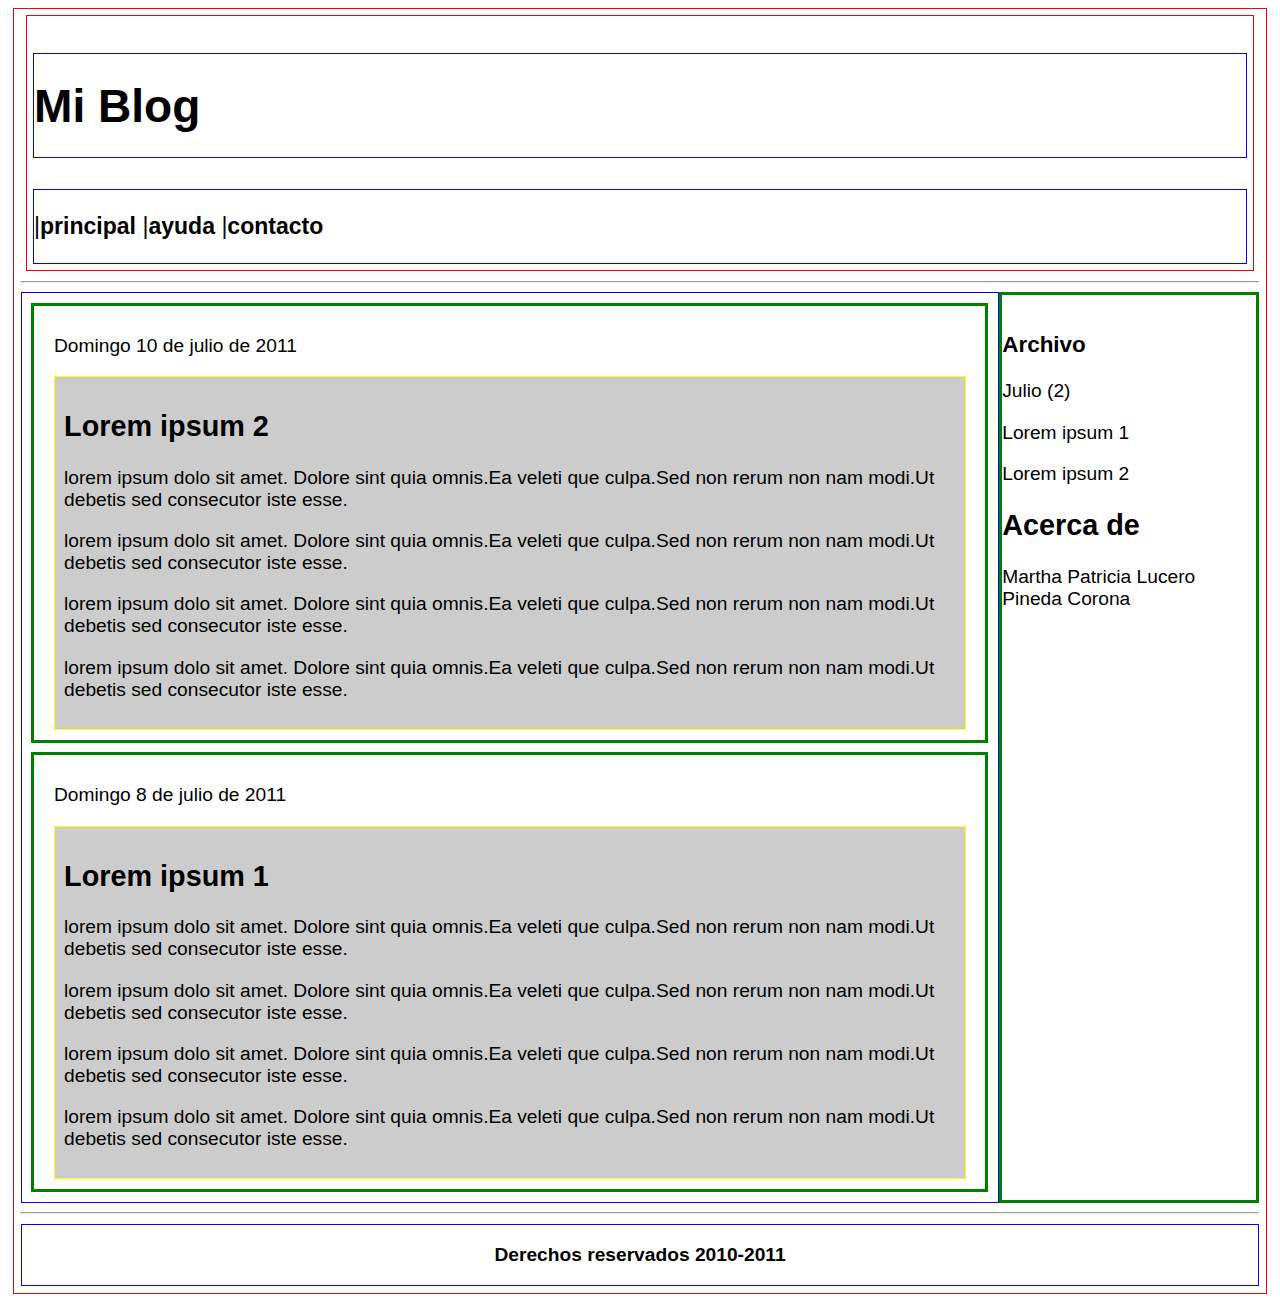
<file: tarea1/index.html>
<Doctype html>
	<html lang ='es'>
	<head>
	<meta http-equiv='Content.type'content='text/html;charset=utf-8'/>
	<link rel='stylesheet' type='text/css' href='estilos.css'>
	<title> Mi Blog</title>
	</head>
	<body>

	<div id='contenedor'>
	<header>
	<h1>Mi Blog</h1>
	<nav>
	<ul> 
	<li><a href="#">principal</a></li>
	<li><a href="#">ayuda</a></li>
	<li><a href>contacto</a></li>
	</ul> 
	</nav>
           
	</header>
	<hr>
	<section>
	<article>
	<p class='fecha'> Domingo 10 de julio de 2011</p>
            
	<div>
	<h2>Lorem ipsum 2</h2>
	<p>lorem ipsum dolo sit amet. Dolore sint quia omnis.Ea veleti que culpa.Sed non rerum non nam 	modi.Ut debetis sed 		consecutor iste esse.</p> <p>lorem ipsum dolo sit amet. Dolore sint quia omnis.Ea veleti que culpa.Sed non rerum non 		nam 	modi.Ut debetis sed consecutor iste esse.</p> <p>lorem ipsum dolo sit amet. Dolore sint quia omnis.Ea veleti 		que culpa.Sed non rerum non nam modi.Ut debetis sed consecutor iste esse.</p> <p>lorem ipsum dolo sit amet. 			Dolore sint quia omnis.Ea veleti que culpa.Sed non rerum non nam modi.Ut debetis sed consecutor iste 		esse.</p>
             
          
	</div>
	</article>
	<article>
           
	<p class='fecha'> Domingo 8 de julio de 2011</p>
             
	<div>
	<h2>Lorem ipsum 1</h2>
	<p>lorem ipsum dolo sit amet. Dolore sint quia omnis.Ea veleti que culpa.Sed non rerum non nam 	modi.Ut debetis sed 		consecutor iste esse.</p> <p>lorem ipsum dolo sit amet. Dolore sint quia omnis.Ea veleti que culpa.Sed non rerum non 		nam 	modi.Ut debetis sed consecutor iste esse.</p> <p>lorem ipsum dolo sit amet. Dolore sint quia omnis.Ea veleti 		que culpa.Sed non rerum non nam modi.Ut debetis sed consecutor iste esse.</p> <p>lorem ipsum dolo sit amet. 			Dolore sint quia omnis.Ea veleti que culpa.Sed non rerum non nam modi.Ut debetis sed consecutor iste 		esse.</p>
        
	
          
        </div>
        </article>

        </section>
	</hr>
        <aside>
        <h3>Archivo</h3>
          <p class='elemento'>Julio (2)</p>
          <p class='elemento'>Lorem ipsum 1</p>
          <p class='elemento'>Lorem ipsum 2</p>
          <h2>Acerca de</h3>
          <p class='elemento'>Martha Patricia Lucero Pineda Corona</p>
          <p Ver mi perfil></p>
          </aside>    
	<hr>      
        <footer>
        <p> Derechos reservados 2010-2011</p>
         
        </footer>
	</div>

        </body> 

</html>
</file>
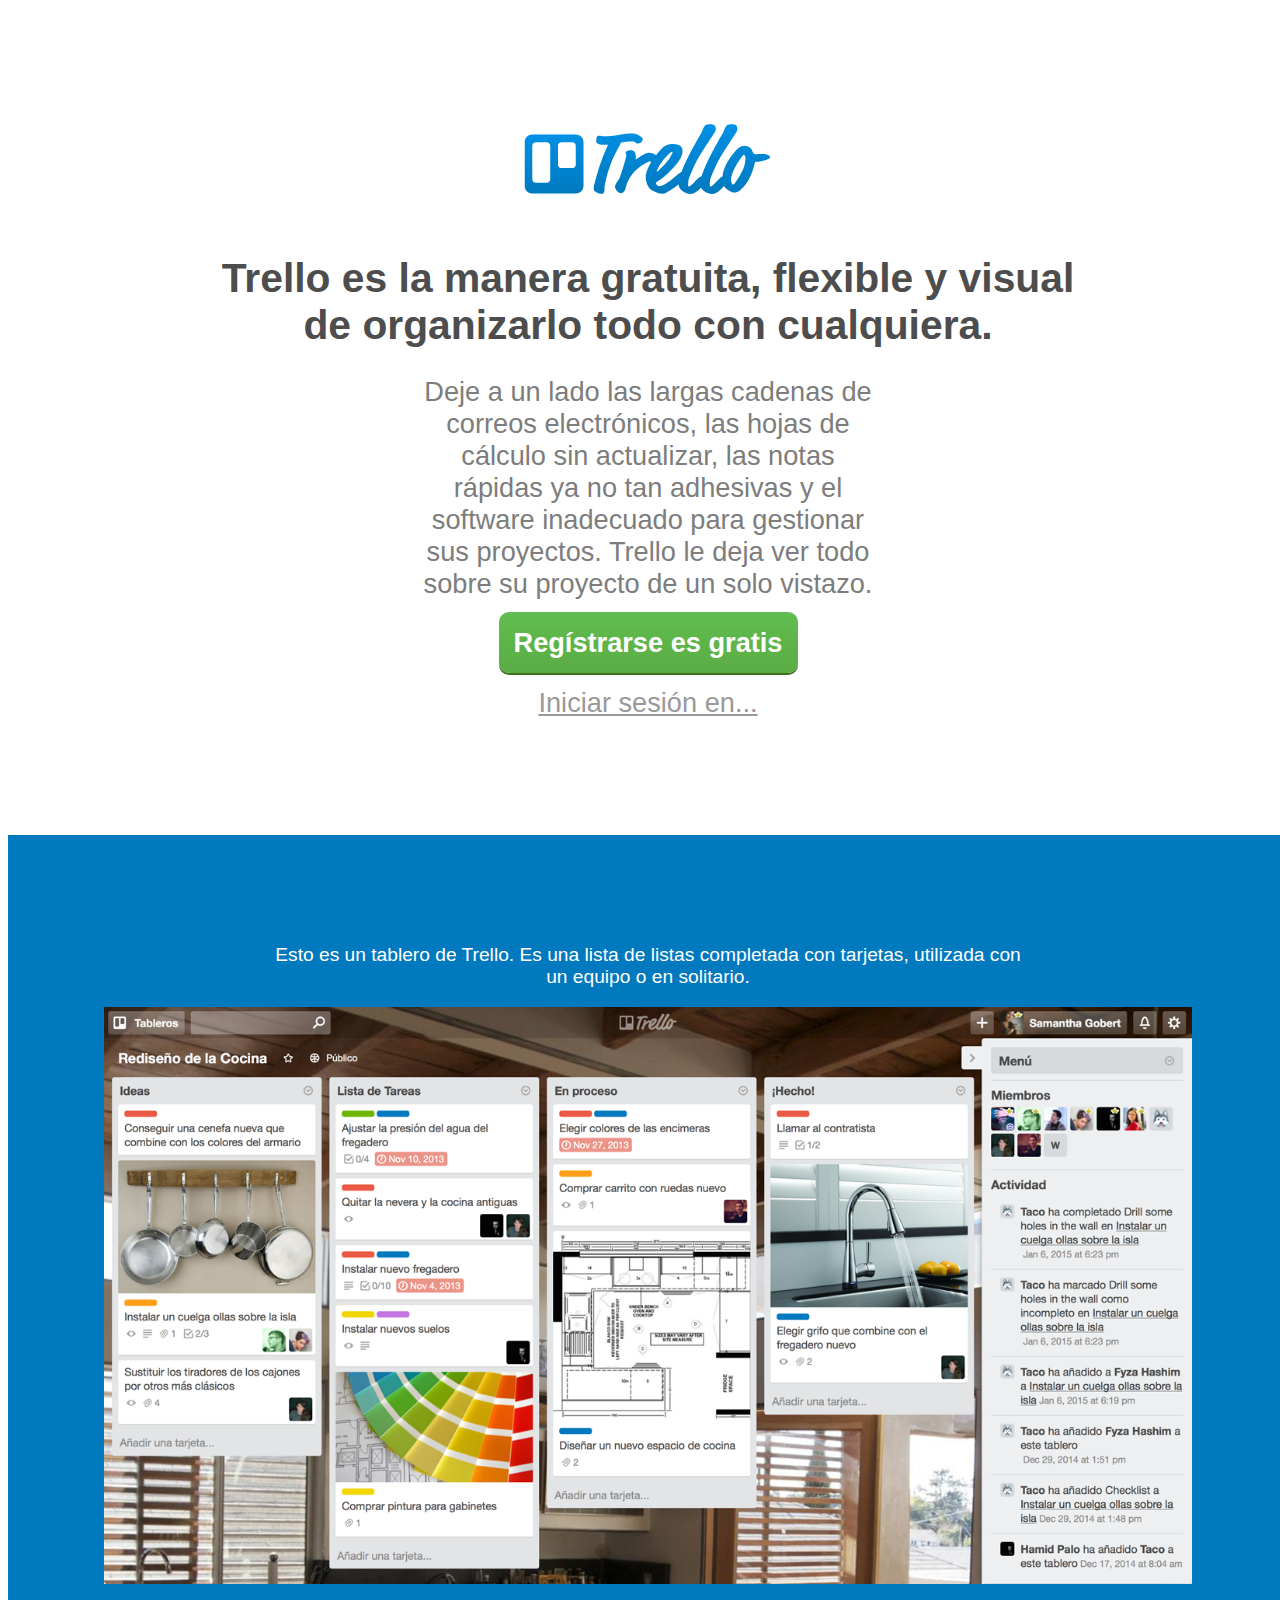
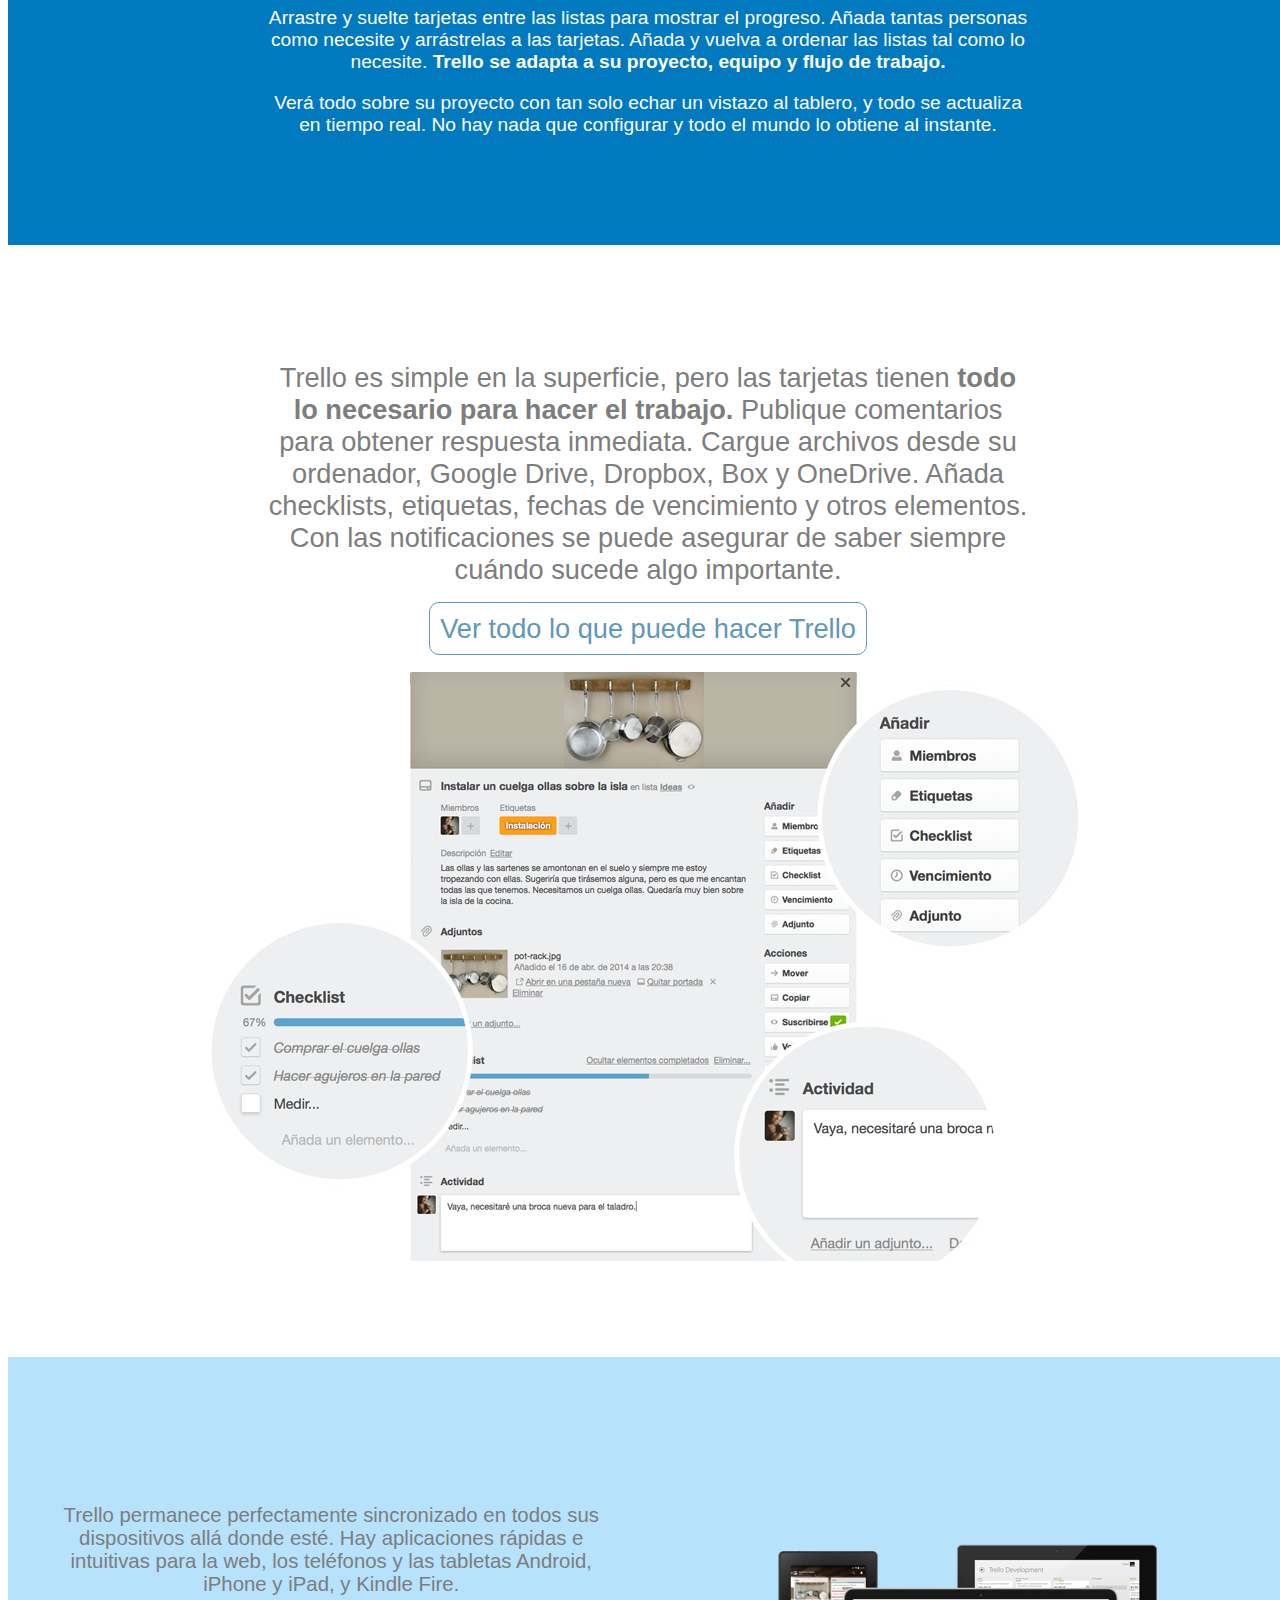
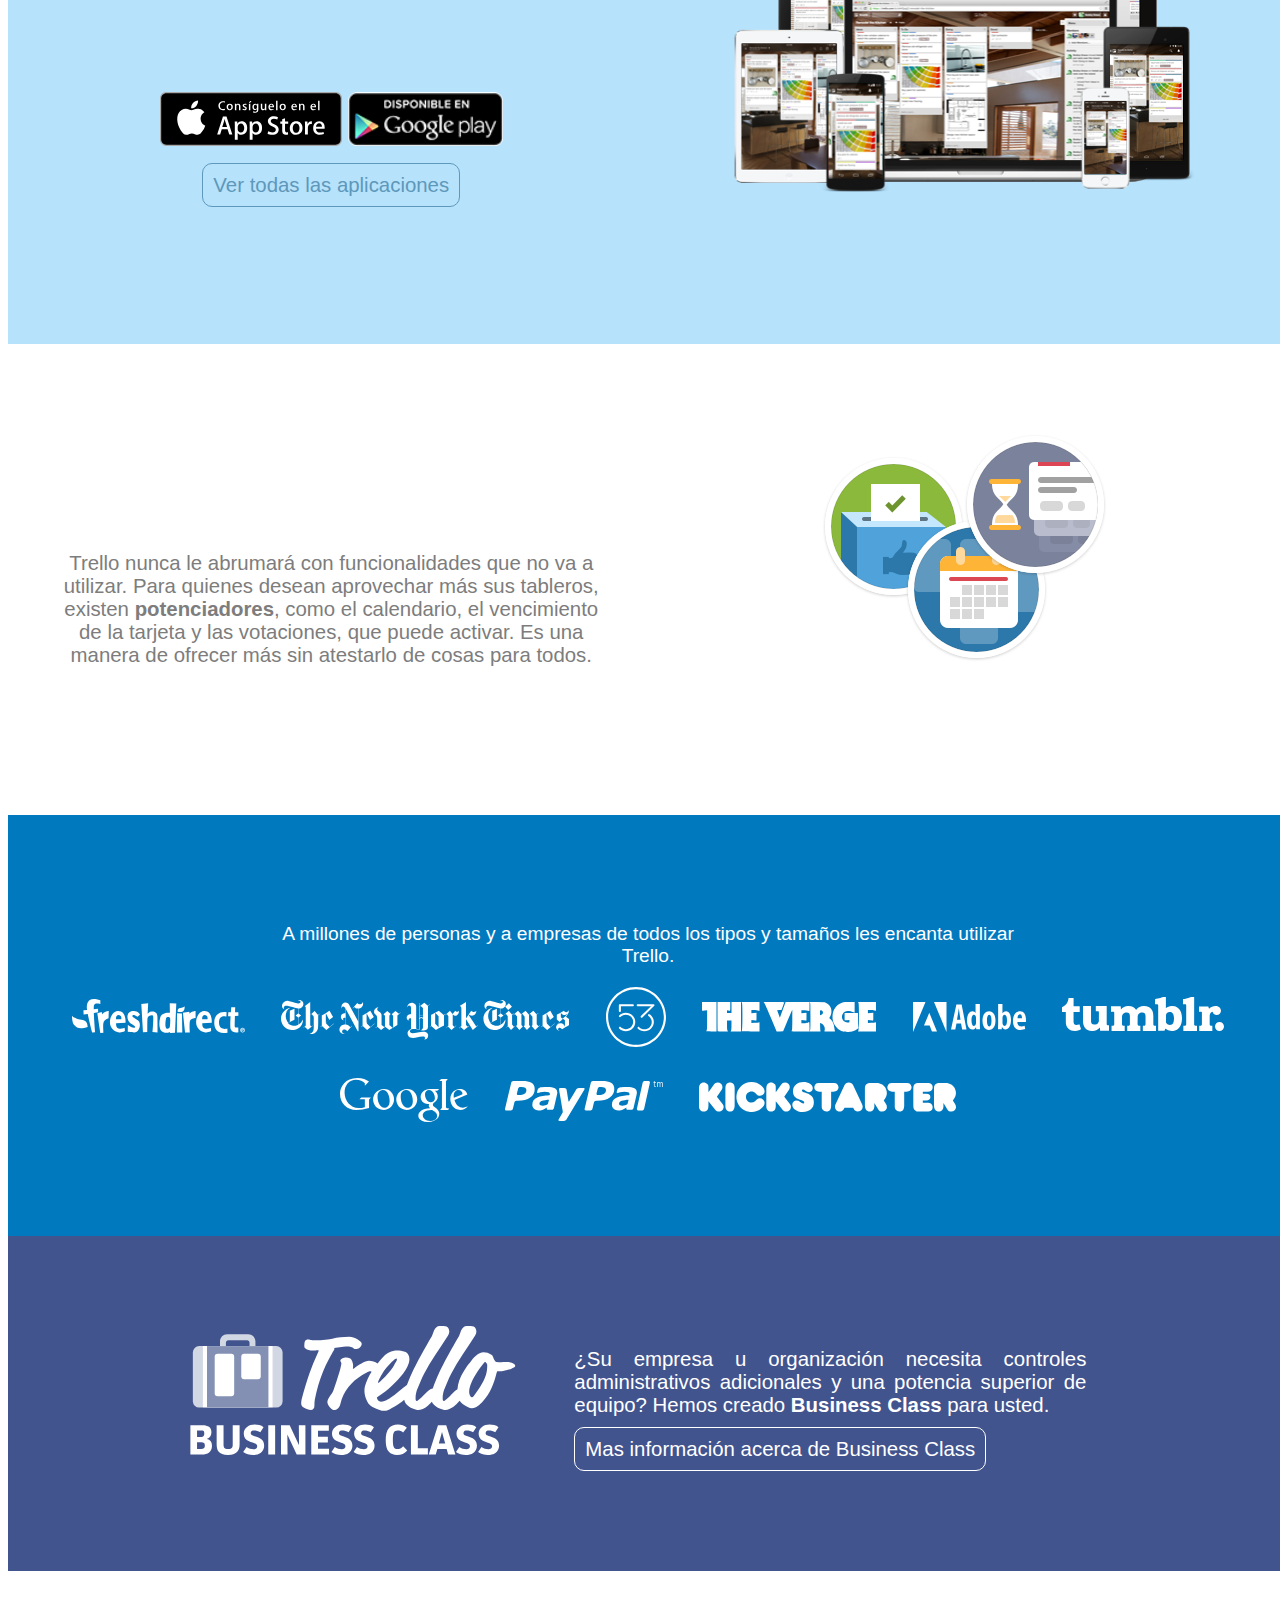
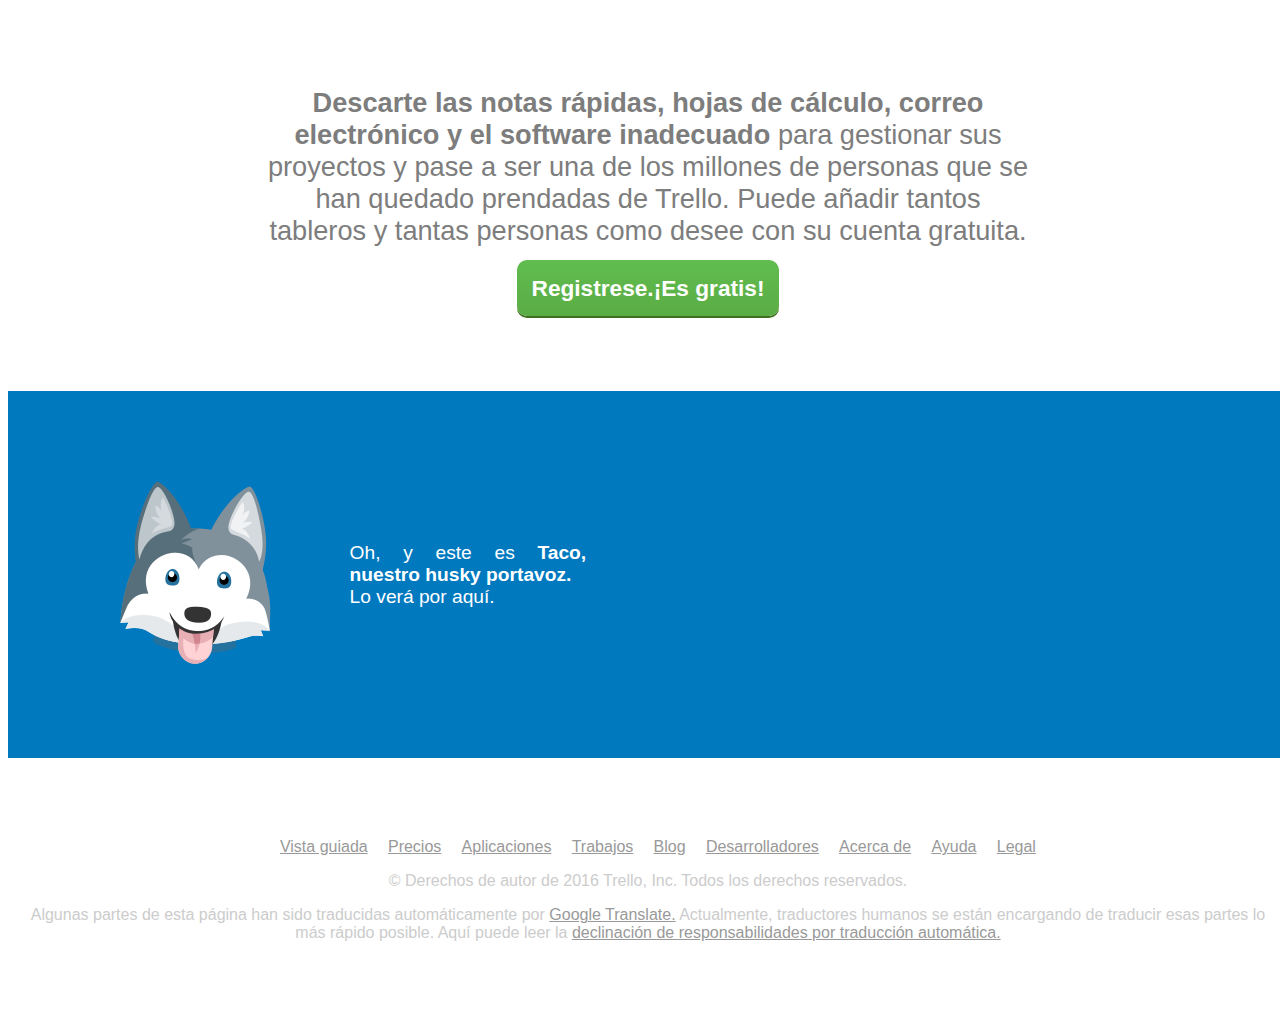
<file: tarea2/index.html>
<!DOCTYPE html>
<html>

<head>
    <link rel='stylesheet' type='text/css' href='css/estilos.css'>
    <title>Trello</title>

</head>

<body>
    <section>
        <div>
            <img id="logo" src="images/imagen1.png">
            <h1>Trello es la manera gratuita, flexible y visual de organizarlo todo con cualquiera.</h1>
        </div>
        <div class="sangrado">
            <p>Deje a un lado las largas cadenas de correos electr&oacute;nicos, las hojas de c&aacute;lculo sin actualizar, las notas                 r&aacute;pidas ya no tan adhesivas y el software inadecuado para gestionar sus proyectos. Trello le deja ver todo sobre su                 proyecto de un solo vistazo.</p>
            <p><a class="button" href="#">Reg&iacute;strarse es gratis</a></p>
            <p>
                <a href="#">Iniciar sesi&oacute;n en...</a>
            </p>
        </div>
    </section>

    <section class="part2">
        <p>Esto es un tablero de Trello. Es una lista de listas completada con tarjetas, utilizada con un equipo o en solitario. </p>
        <img class="imag2" src="images/imagen2.png">
        <p> Arrastre y suelte tarjetas entre las listas para mostrar el progreso. A&ntilde;ada tantas personas como necesite y                      arr&aacute;strelas a las tarjetas. A&ntilde;ada y vuelva a ordenar las listas tal como lo necesite. <span class='bold'>Trello se            adapta a su proyecto, equipo y flujo de trabajo.</span></p>
        <p> Ver&aacute; todo sobre su proyecto con tan solo echar un vistazo al tablero, y todo se actualiza en tiempo real. No hay nada            que configurar y todo el mundo lo obtiene al instante.</p>

    </section>

    <section>
        <p> Trello es simple en la superficie, pero las tarjetas tienen <span class='bold'>todo lo necesario para hacer el trabajo.</span>          Publique comentarios para obtener respuesta inmediata. Cargue archivos desde su ordenador, Google Drive, Dropbox, Box y OneDrive.          A&ntilde;ada checklists, etiquetas, fechas de vencimiento y otros elementos. Con las notificaciones se puede asegurar de saber              siempre cu&aacute;ndo sucede algo importante.</p>
        <div>
            <p><a class='boton_azul' href=""> Ver todo lo que puede hacer Trello</a></p>
        </div>
        <img src="images/imagen3.png">

    </section>
    <section class='azul_claro'>
        <div class="celda"><p>
            Trello permanece perfectamente sincronizado en todos sus dispositivos all&aacute; donde est&eacute;. Hay aplicaciones                       r&aacute;pidas e intuitivas para la web, los tel&eacute;fonos y las tabletas Android, iPhone y iPad, y Kindle Fire.
        </p>
        <p>
            <img src="images/imagen5.svg" class='movil'>
            <img src="images/imagen6.png" class='movil'><br><br>
            <a class ='boton_azul' href="#"> Ver todas las aplicaciones</a>
            </p></div>
        <div class="celda">
            <img src="images/imagen4.png">
        </div>
    </section>
    <section>
        <div class='celda'><p>Trello nunca le abrumar&aacute; con funcionalidades que no va a utilizar. Para quienes desean aprovechar              m&aacute;s sus tableros, existen <span class='bold'>potenciadores</span>, como el calendario, el vencimiento de la tarjeta y las            votaciones, que puede activar. Es una manera de ofrecer m&aacute;s sin atestarlo de cosas para todos.
            </p></div>
        <div class="celda">
            <img src="images/imagen7.png">
        </div>
    </section>
    <section class='part2 logos'>
        <p> A millones de personas y a empresas de todos los tipos y tama&ntilde;os les encanta utilizar Trello.</p>
        <img src="images/imagen8.svg">
        <img src="images/imagen9.svg">
        <img src="images/imagen10.svg">
        <img src="images/imagen11.svg">
        <img src="images/imagen12.svg">
        <img src="images/imagen13.svg">
        <img src="images/imagen14.svg">
        <img src="images/imagen15.svg">
        <img src="images/imagen16.svg">
    </section>
    <section class='mas_oscuro'>
        <div class='imagen'>
            <img height="130px" src="images/imagen17.svg">
        </div>
        <div class="texto">
            <p> &iquest;Su empresa u organizaci&oacute;n necesita controles administrativos adicionales y una potencia superior de equipo?              Hemos creado <span class="bold">Business Class</span> para usted.</p>
            <p>
                <a href="#" class='boton_azul' style="color:#fff; border-color:#fff;">Mas informaci&oacute;n acerca de Business Class</a>
            </p>
        </div>
    </section>
    <section>
        <div>
            <p><span class="bold">Descarte las notas r&aacute;pidas, hojas de c&aacute;lculo, correo electr&oacute;nico y el software                   inadecuado</span> para gestionar sus proyectos y pase a ser una de los millones de personas que se han quedado prendadas de                 Trello. Puede a&ntilde;adir tantos tableros y tantas personas como desee con su cuenta gratuita.

            </p>
            <a class="button">Registrese.&iexcl;Es gratis!</a>
        </div>
    </section>
    <section class="part2">
        <div class="imagen">
            <img src="images/imagen18.png">
        </div>
        <div class="texto">
            <p>Oh, y este es <span class='bold'>Taco, nuestro husky portavoz.</span>
            <br> Lo ver&aacute; por aqu&iacute;.</p>
        </div>
    </section>
    <footer>
        <nav><ul>
            <li><a href="#">Vista guiada</a></li>
            <li><a href="#">Precios</a></li>
            <li><a href="#">Aplicaciones</a></li>
            <li><a href="#">Trabajos</a></li>
            <li><a href="#">Blog</a></li>
            <li><a href="#">Desarrolladores</a></li>
            <li><a href="#">Acerca de</a></li>
            <li><a href="#">Ayuda</a></li>
            <li><a href="#">Legal</a></li>

            </ul></nav>
        <p> &copy; Derechos de autor de 2016 Trello, Inc. Todos los derechos reservados.</p>
        <p> Algunas partes de esta p&aacute;gina han sido traducidas autom&aacute;ticamente por <a href="#">Google Translate.</a>                   Actualmente, traductores humanos se est&aacute;n encargando de traducir esas partes lo m&aacute;s r&aacute;pido posible. Aquí puede         leer la <a href="#">declinaci&oacute;n de responsabilidades por traducci&oacute;n autom&aacute;tica.</a></p>
    </footer>
</body>
</html>
</file>
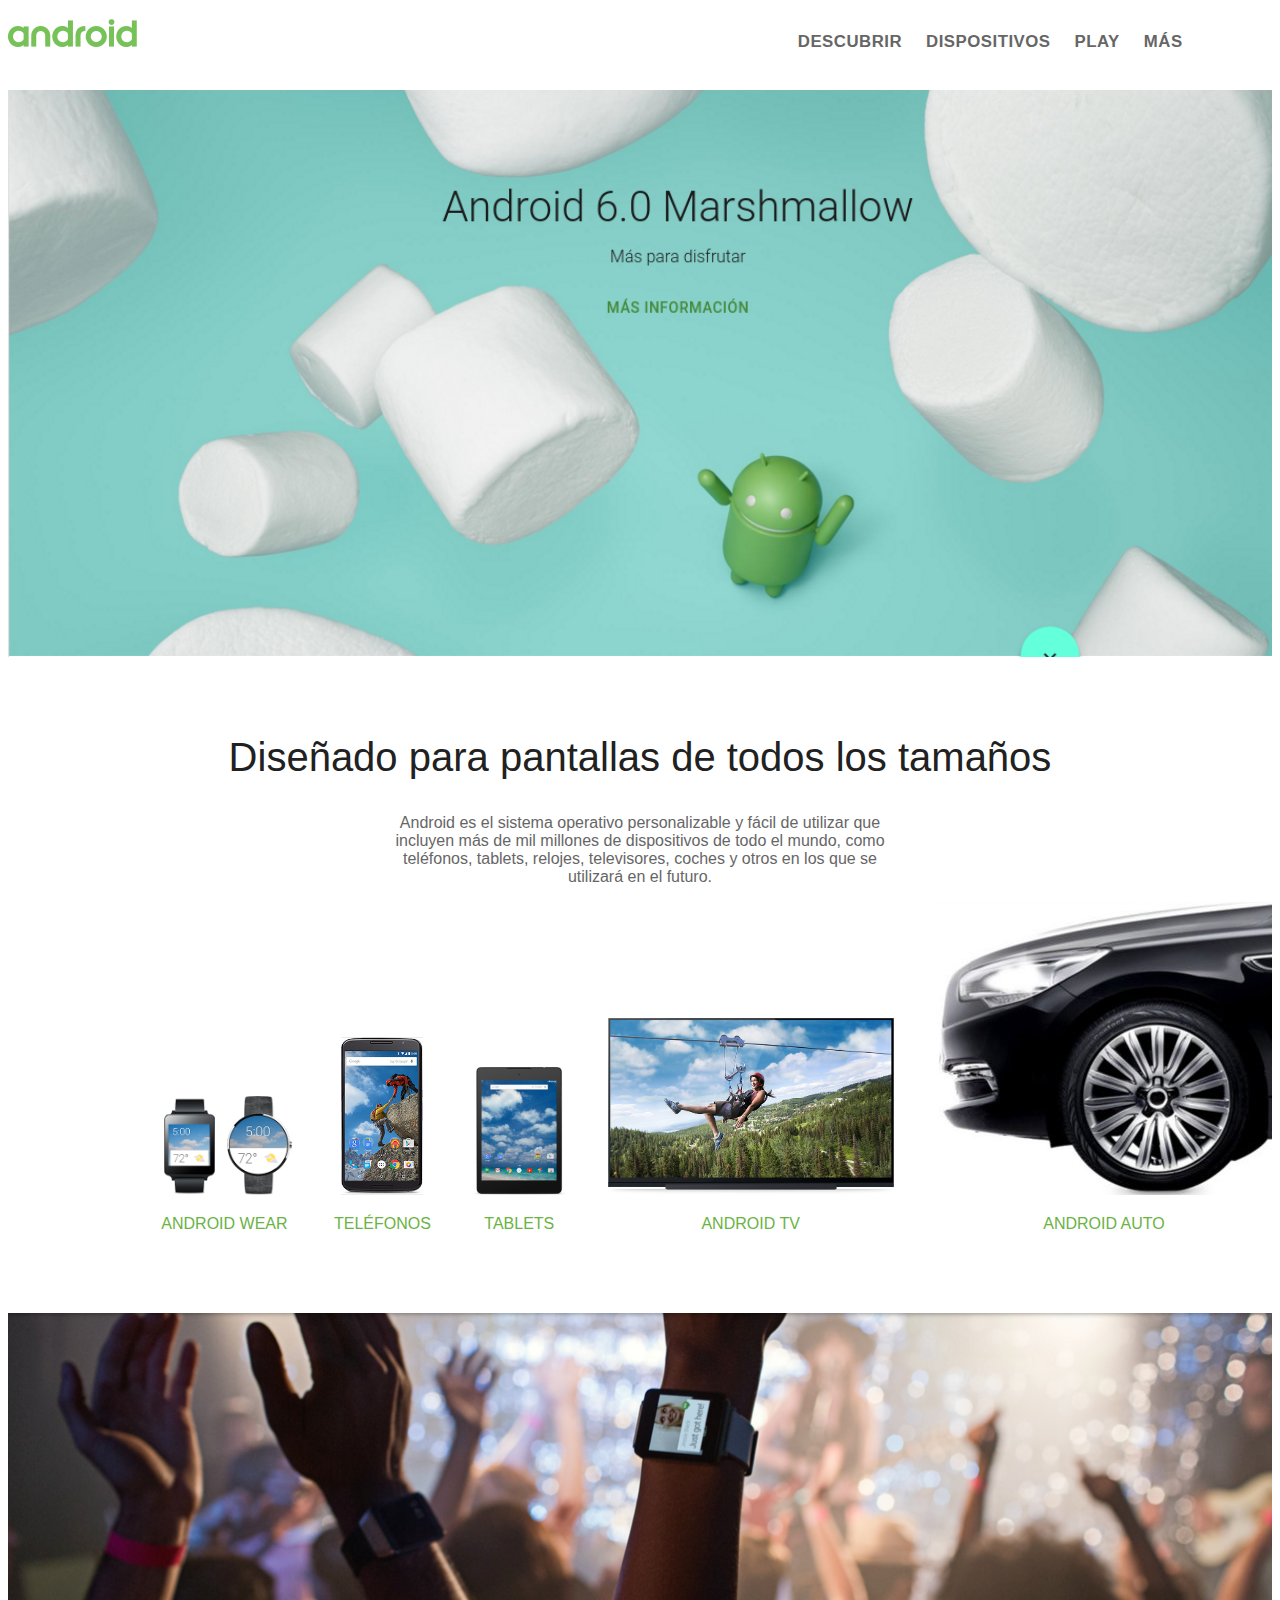
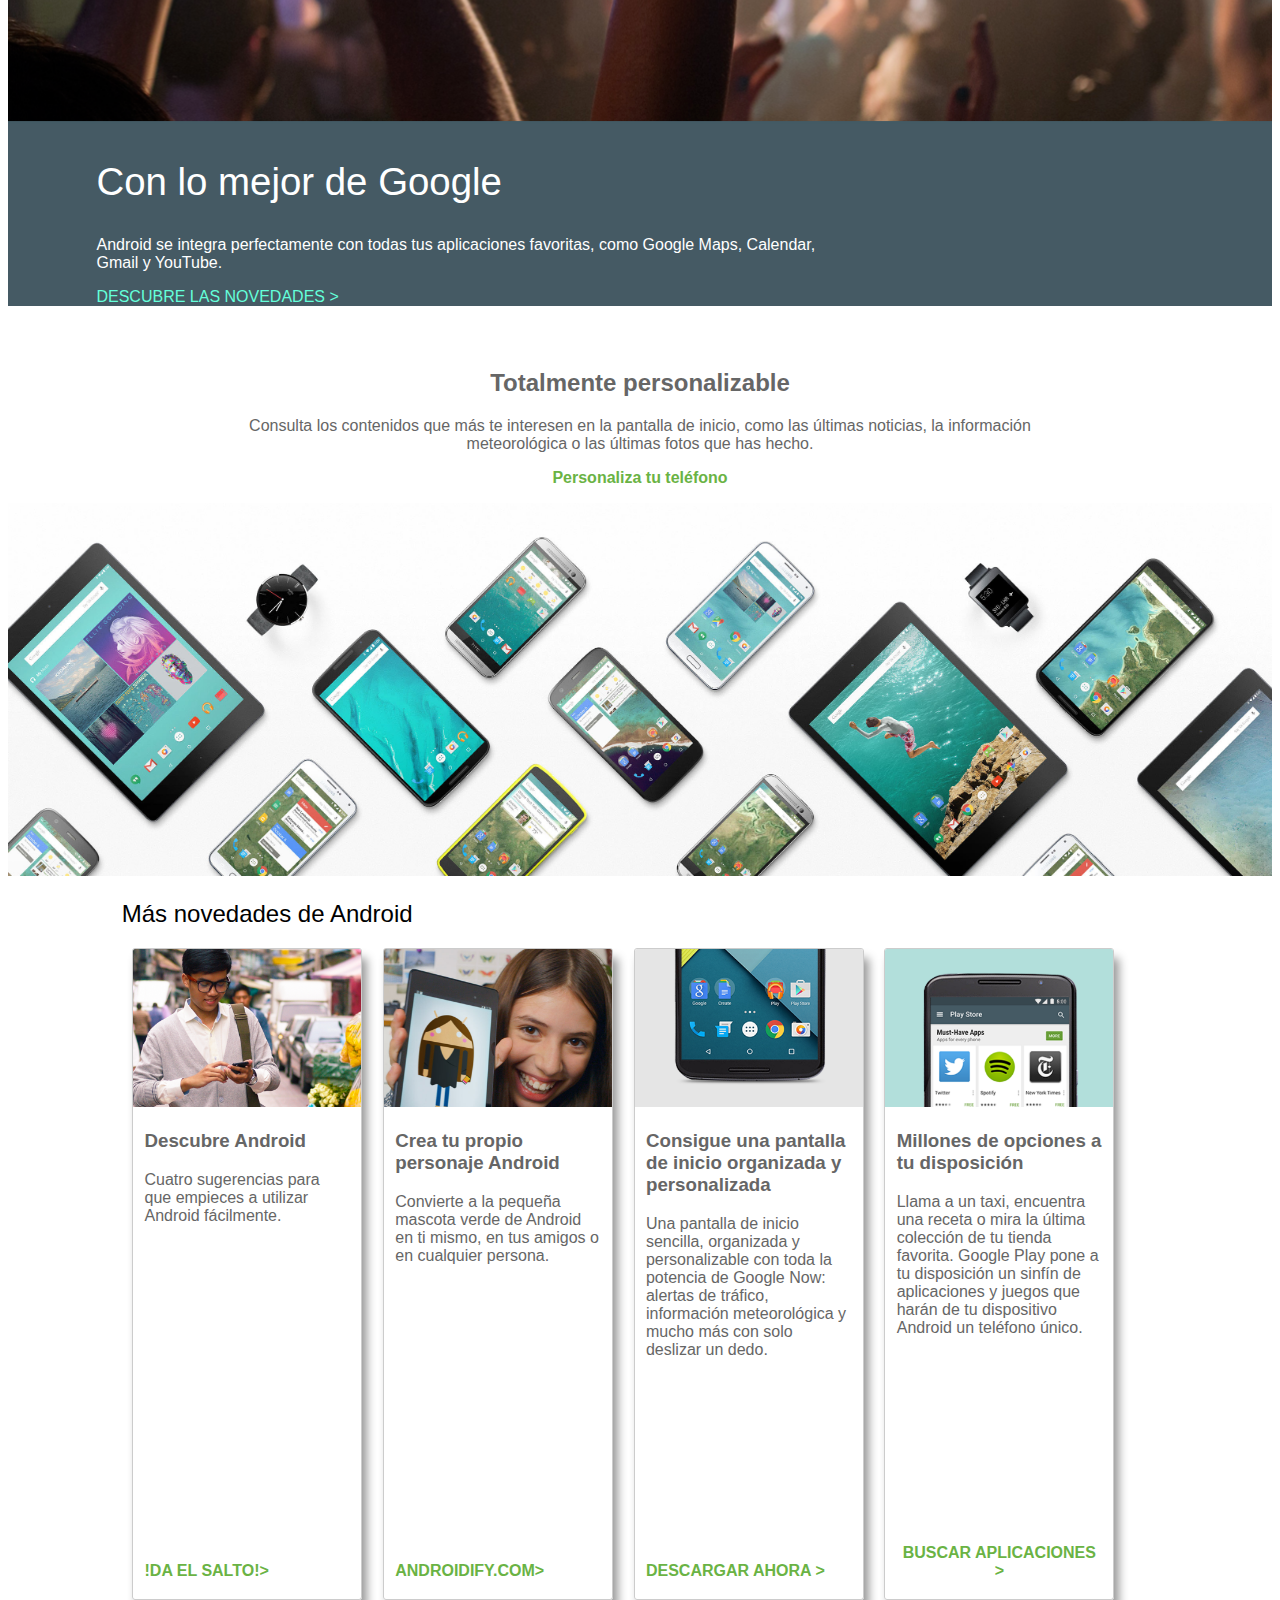
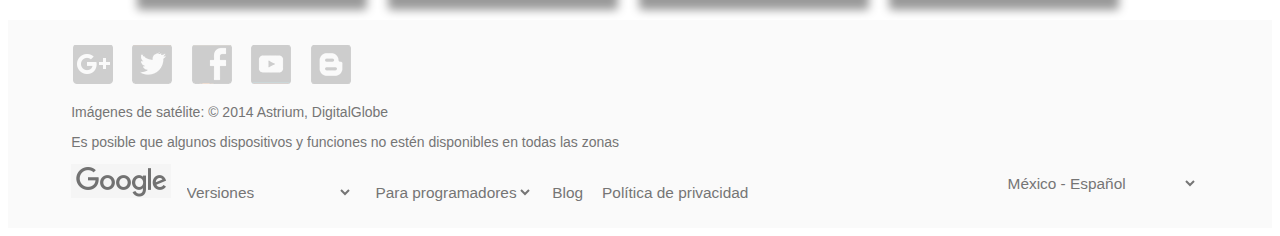
<file: tarea3/index.html>
<!DOCTYPE html>
<html>
    <head>
        <link rel='stylesheet' type='text/css' href="estilos/estilos.css">
        <title>Android</title>
    </head>
    <body>
            <div id='menu_arriba'>
                <img class="img1" src="images/pricipal.png">
                <nav class="des1">
                    <ul>
                        <li><a href="#">Descubrir</a></li>
                        <li><a href="#">Dispositivos</a></li>
                        <li><a href="#">Play</a></li>
                        <li><a href="#">M&aacute;s</a></li>
                    </ul>
                </nav>
        </div>
        <div class="banner">
            <!--<p>M&aacute;s informaci&oacute;n </p>-->
        </div>
        <div>
            <section class="seccion1">
                <h2 class="ps1">Dise&ntilde;ado para pantallas de todos los tama&ntilde;os </h2>
                <p class="parrafo1">Android es el sistema operativo personalizable y f&aacute;cil de utilizar que incluyen m&aacute;s de
                    mil millones de dispositivos de todo el mundo, como tel&eacute;fonos, tablets, relojes, televisores, coches y otros en
                    los que se utilizar&aacute; en el futuro. </p>
            </section>
        </div>
        <div>
            <section>
                <div class="imagenes2">
                    <div>
                        <img width="65px" src="images/imagen1.png">
                        <img width="65px" src="images/imagen1.1.png">
                        <p>ANDROID WEAR</p></div>
                    <div>
                        <img width="82px" src="images/imagen2.jpg">
                        <p>TEL&Eacute;FONOS</p>
                    </div>
                    <div>
                        <img width="92px" src="images/imagen3.jpg">
                        <p>TABLETS</p>
                    </div>
                    <div>
                        <img width="286px" src="images/imagen4.jpg">
                        <p>ANDROID TV</p>
                    </div>
                    <div>
                        <img src="images/imagen6.jpg">
                        <p>ANDROID AUTO</p>
                    </div>
                </div>         
            </section>
        </div>    
        <!--</div>-->
        <div class="parte3">
	    <img src='images/banner2.png'>
            <h2>Con lo mejor de Google </h2>
            <p>Android se integra perfectamente con todas tus aplicaciones favoritas, como Google Maps, Calendar, Gmail y YouTube. </p>
            <a href="#"> DESCUBRE LAS NOVEDADES > </a>
        </div>
        <div>
            <section class="seccion1">             
                <h2>Totalmente personalizable</h2>
                <p> Consulta los contenidos que m&aacute;s te interesen en la pantalla de inicio, como las &uacute;ltimas noticias, la
                    informaci&oacute;n meteorol&oacute;gica o las &uacute;ltimas fotos que has hecho.</p>
                <p class="green">Personaliza tu tel&eacute;fono </p>
            </section>
            <img width='100%' class="imagdengrande2" src="images/imagen8.jpg">
        </div>
        <section class='tarjetas'>
            <h2>M&aacute;s novedades de Android</h2>
            <div class="colum"><img class="top" src="images/imagen9.png">
                <h3>Descubre Android</h3>
                <p>Cuatro sugerencias para que empieces a utilizar Android f&aacute;cilmente.</p>
                <a href="#">!DA EL SALTO&#33;></a>
            </div>
            <div class="colum"> <img class="top" src="images/imagen10.png">
                <h3>Crea tu propio personaje Android</h3>
                <p>Convierte a la peque&ntilde;a mascota verde de Android en ti mismo, en tus amigos o en cualquier persona.</p>
                <a href="#">ANDROIDIFY.COM></a>
            </div>
            <div class="colum"> <img class="top" src="images/imagen11.png">
                <h3>Consigue una pantalla de inicio organizada y personalizada</h3>
                <p>Una pantalla de inicio sencilla, organizada y personalizable con toda la potencia de Google Now: alertas de
                    tr&aacute;fico, informaci&oacute;n meteorol&oacute;gica y mucho m&aacute;s con solo deslizar un dedo.</p>
                <a href="#">DESCARGAR AHORA &gt;</a>
            </div>
            <div class="colum"><img class="top" src="images/imagen12.png">
                <h3>Millones de opciones a tu disposici&oacute;n</h3>
                <p>Llama a un taxi, encuentra una receta o mira la &uacute;ltima colecci&oacute;n de tu tienda favorita. Google Play pone a
                    tu disposici&oacute;n un sinf&iacute;n de aplicaciones y juegos que har&aacute;n de tu dispositivo Android un
                    tel&eacute;fono &uacute;nico.</p>
                <a href="#">BUSCAR APLICACIONES &gt;</a>
            </div>
        </section>
        <footer>
            <img src="images/social.png">
            <div>
                <p>Im&aacute;genes de sat&eacute;lite: &copy; 2014 Astrium, DigitalGlobe</p>
                <p>Es posible que algunos dispositivos y funciones no est&eacute;n disponibles en todas las zonas</p>
            </div>
            <nav id="menu_abajo">
                <div class='left'>
                    <img src="images/logo_gris.png">
                    <select>
                        <option>Versiones</option>
                        <option>5.0 Lollipop</option>
                        <option>4.4 KitKat</option>
                        <option>4.3 JellyBean</option>
                        <option>La historia de Android</option>
                    </select>
                    <select>
                        <option>Para programadores</option>
                    </select>
                    <a href="#">Blog</a>
                    <a href="#">Pol&iacute;tica de privacidad</a>
                </div>
                <div class="right">
                    <select>
                        <option>Australia - English</option>
                        <option>Brasil - Portugues</option>
                        <option>Canada - English</option>
                        <option>Canada - Fran&ccedil;ais</option>
                        <option>Deutschland - Deutsch</option>
                        <option>Espa&ntilde;a - Espa&ntilde;ol</option>
                        <option>France - Fran&ccedil;ais</option>
                        <option>India - English</option>
                        <option>Italia - Italiano</option>
                        <option selected='selected'>M&eacute;xico - Espa&ntilde;ol</option>
                        <option>Nederland - Nederlands</option>
                        <option>New Zealand - English</option>
                        <option>Polska - Polski</option>
                        <option>United Kingdom - English</option>
                        <option>United States - English</option>
                    </select>
                </div>
            </nav>
        </footer>
    </body>
<html/>
</file>
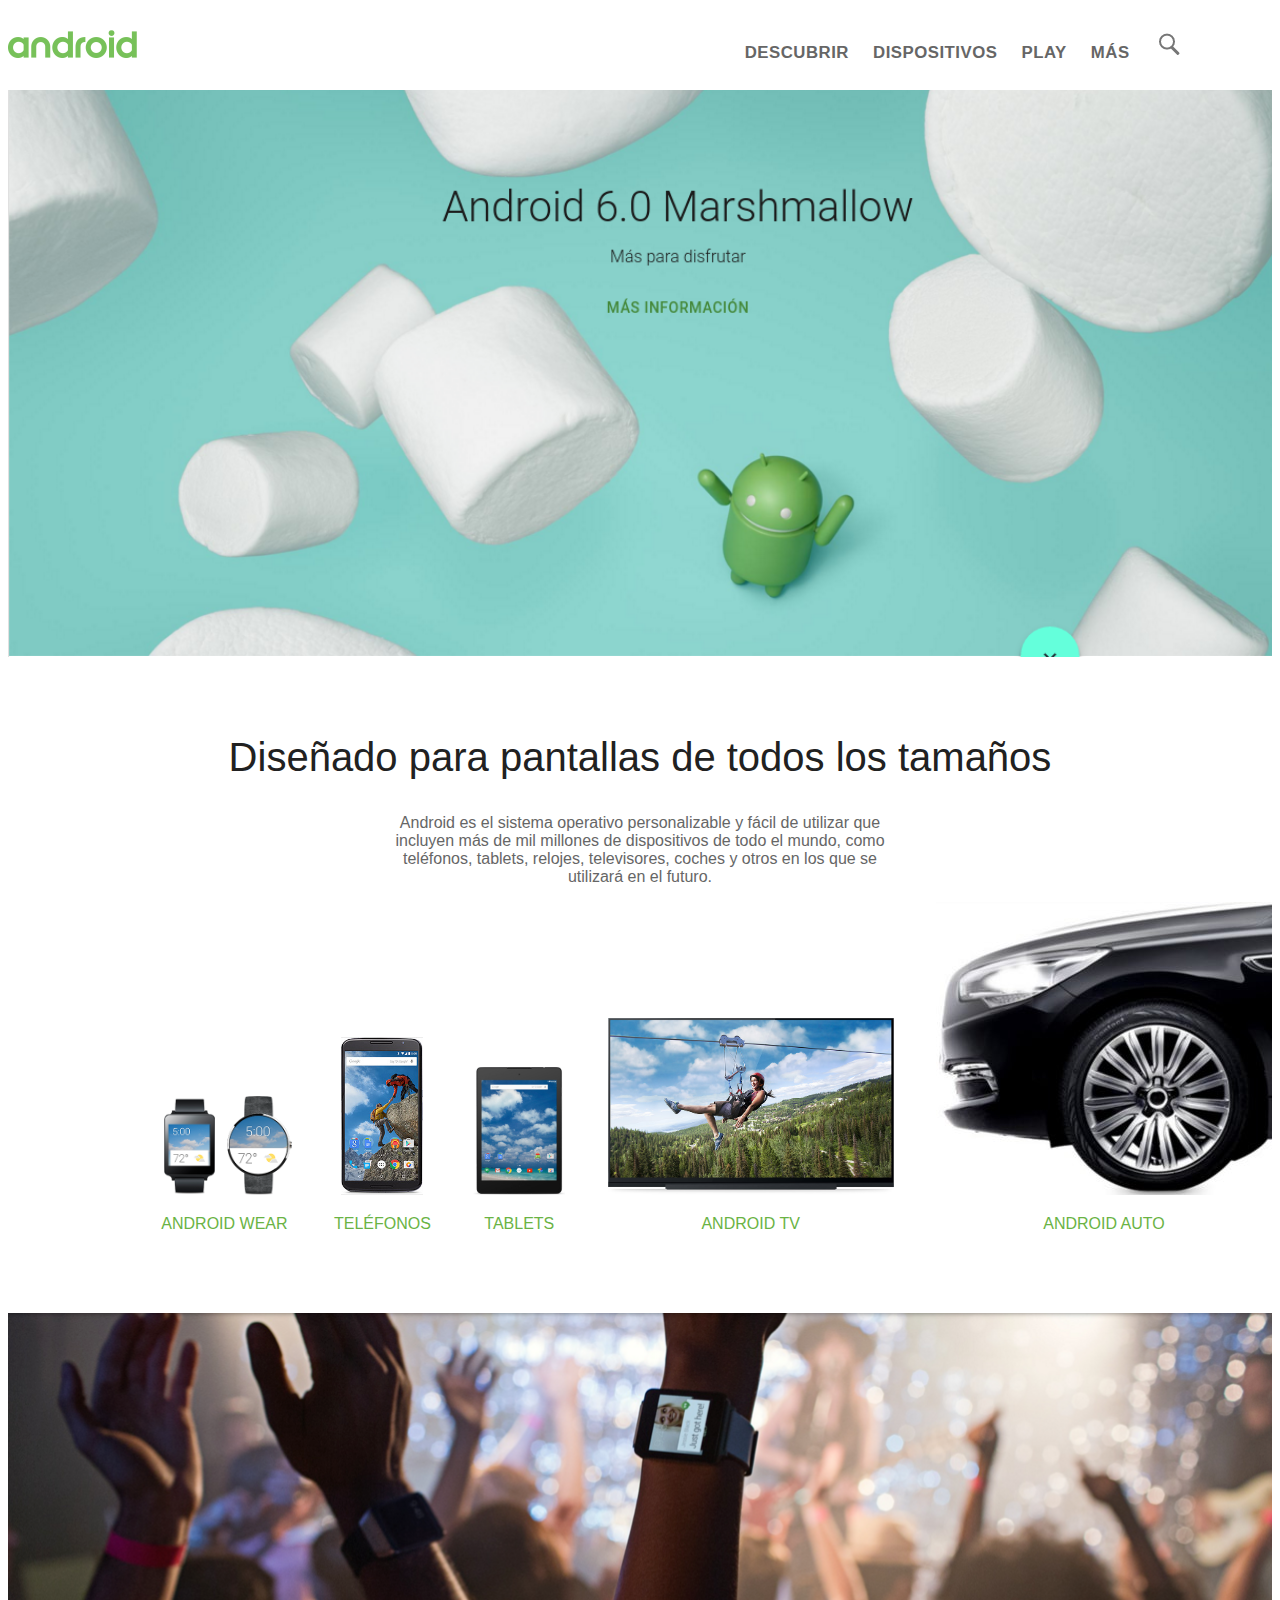
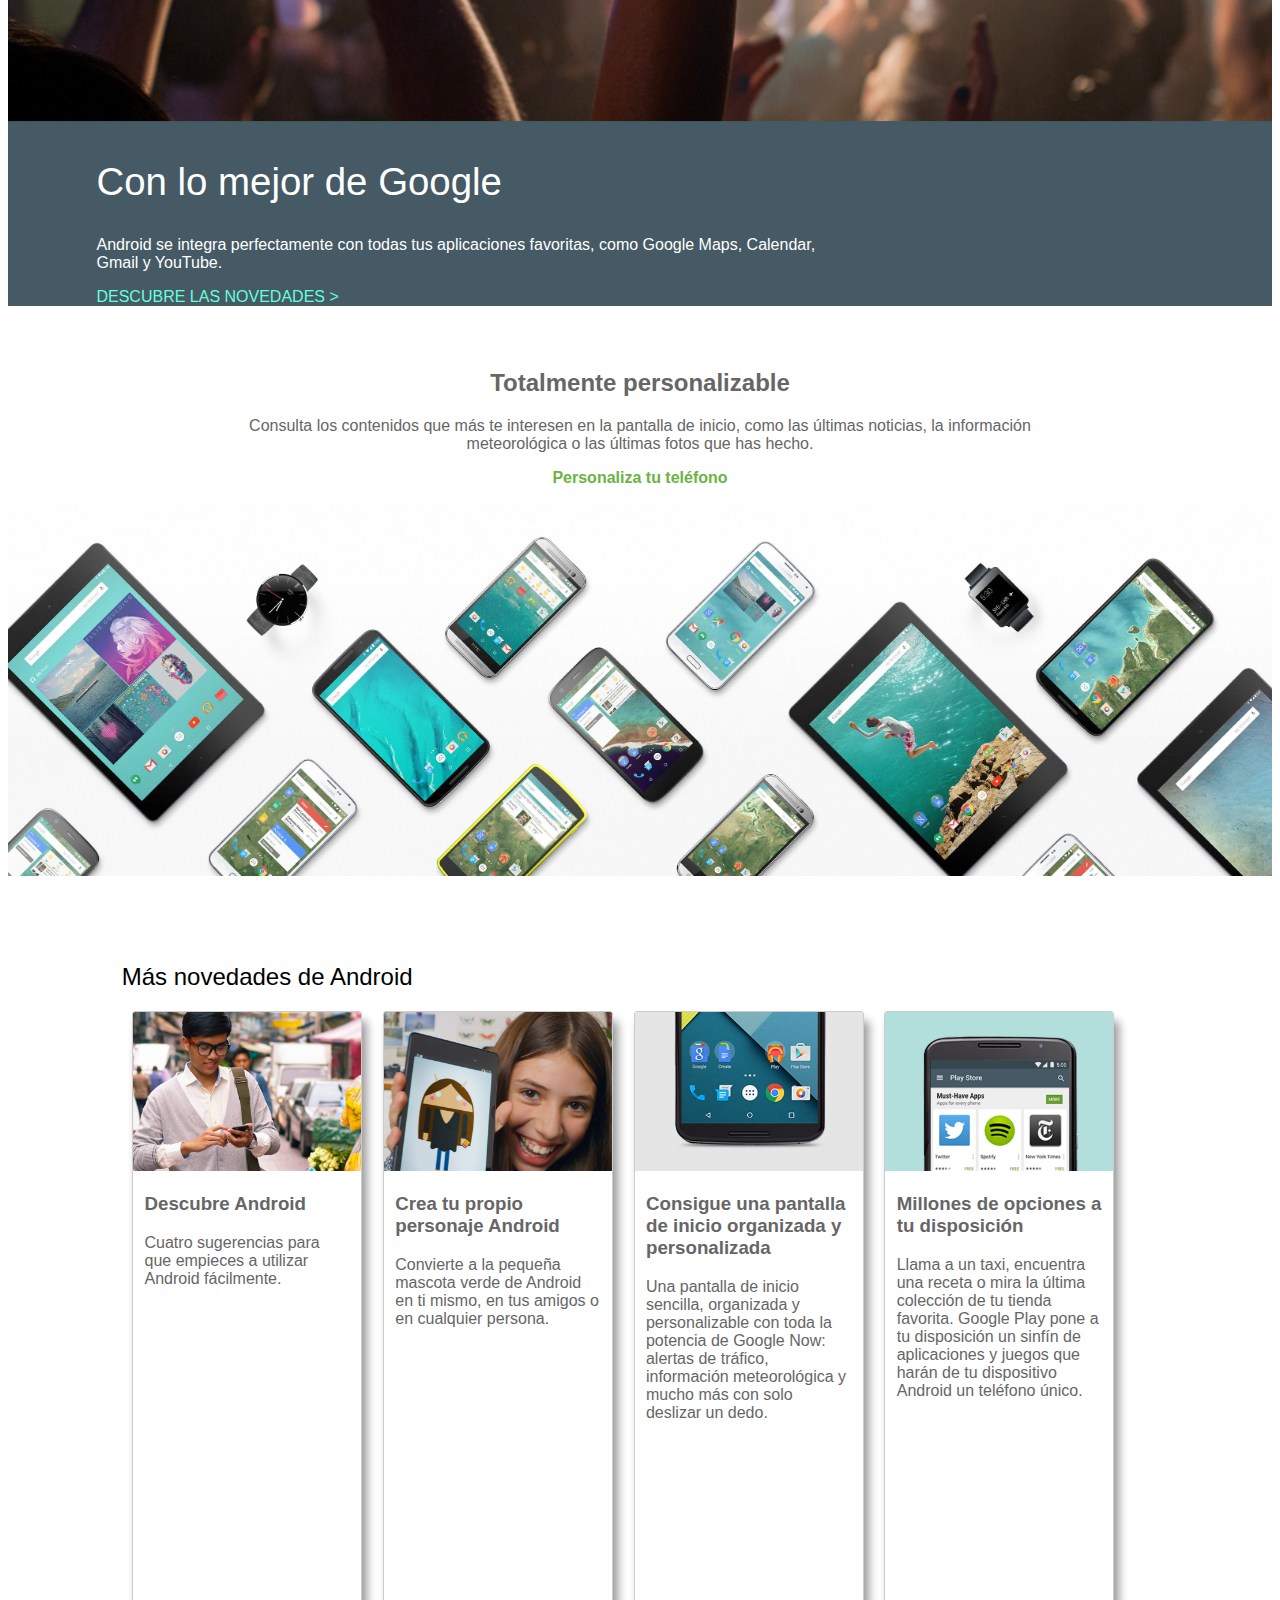
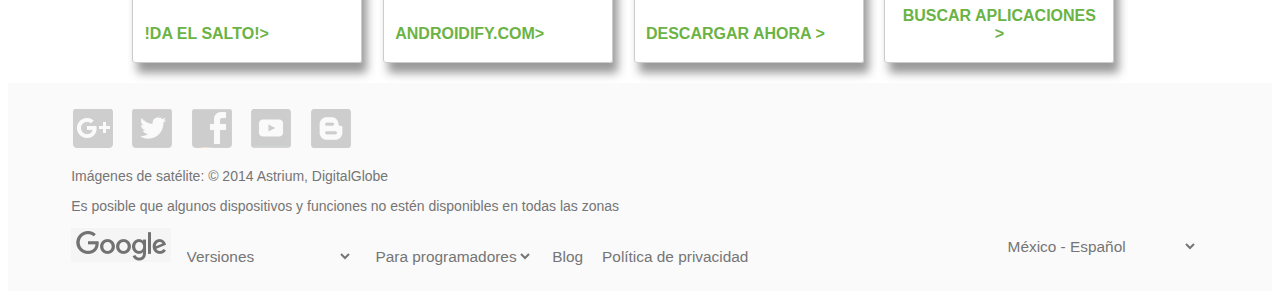
<file: tarea4/tarea3/index.html>
<!DOCTYPE html>
<html>
    <head>
        <link rel='stylesheet' type='text/css' href="estilos/estilos.css">
        <title>Android</title>
    </head>
    <body>
            <div id='menu_arriba'>
                <img class="img1" src="images/pricipal.png">
                <nav class="des1">
                    <ul>
                        <li><a href="#">Descubrir</a></li>
                        <li><a href="#">Dispositivos</a></li>
                        <li><a href="#">Play</a></li>
                        <li><a href="#">M&aacute;s</a></li>
                        <li><a href='#'><img src="images/lupa.png"></a></li>
                    </ul>
                </nav>
        </div>
        <div class="banner">
            <!--<p>M&aacute;s informaci&oacute;n </p>-->
        </div>
        <div>
            <section class="seccion1">
                <h2 class="ps1">Dise&ntilde;ado para pantallas de todos los tama&ntilde;os </h2>
                <p class="parrafo1">Android es el sistema operativo personalizable y f&aacute;cil de utilizar que incluyen m&aacute;s de
                    mil millones de dispositivos de todo el mundo, como tel&eacute;fonos, tablets, relojes, televisores, coches y otros en
                    los que se utilizar&aacute; en el futuro. </p>
            </section>
        </div>
        <div>
            <section>
                <div class="imagenes2">
                    <div>
                        <img width="65px" src="images/imagen1.png">
                        <img width="65px" src="images/imagen1.1.png">
                        <p>ANDROID WEAR</p></div>
                    <div>
                        <img width="82px" src="images/imagen2.jpg">
                        <p>TEL&Eacute;FONOS</p>
                    </div>
                    <div>
                        <img width="92px" src="images/imagen3.jpg">
                        <p>TABLETS</p>
                    </div>
                    <div>
                        <img width="286px" src="images/imagen4.jpg">
                        <p>ANDROID TV</p>
                    </div>
                    <div>
                        <img src="images/imagen6.jpg">
                        <p>ANDROID AUTO</p>
                    </div>
                </div>         
            </section>
        </div>    
        <!--</div>-->
        <div class="parte3">
	    <img src='images/banner2.png'>
            <h2>Con lo mejor de Google </h2>
            <p>Android se integra perfectamente con todas tus aplicaciones favoritas, como Google Maps, Calendar, Gmail y YouTube. </p>
            <a href="#"> DESCUBRE LAS NOVEDADES > </a>
        </div>
        <div>
            <section class="seccion1">             
                <h2>Totalmente personalizable</h2>
                <p> Consulta los contenidos que m&aacute;s te interesen en la pantalla de inicio, como las &uacute;ltimas noticias, la
                    informaci&oacute;n meteorol&oacute;gica o las &uacute;ltimas fotos que has hecho.</p>
                <p class="green">Personaliza tu tel&eacute;fono </p>
            </section>
            <img width='100%' class="imagengrande2" src="images/imagen8.jpg">
        </div>
        <section class='tarjetas'>
            <h2>M&aacute;s novedades de Android</h2>
            <div class="colum"><img class="top" src="images/imagen9.png">
                <h3>Descubre Android</h3>
                <p>Cuatro sugerencias para que empieces a utilizar Android f&aacute;cilmente.</p>
                <a href="#">!DA EL SALTO&#33;></a>
            </div>
            <div class="colum"> <img class="top" src="images/imagen10.png">
                <h3>Crea tu propio personaje Android</h3>
                <p>Convierte a la peque&ntilde;a mascota verde de Android en ti mismo, en tus amigos o en cualquier persona.</p>
                <a href="#">ANDROIDIFY.COM></a>
            </div>
            <div class="colum"> <img class="top" src="images/imagen11.png">
                <h3>Consigue una pantalla de inicio organizada y personalizada</h3>
                <p>Una pantalla de inicio sencilla, organizada y personalizable con toda la potencia de Google Now: alertas de
                    tr&aacute;fico, informaci&oacute;n meteorol&oacute;gica y mucho m&aacute;s con solo deslizar un dedo.</p>
                <a href="#">DESCARGAR AHORA &gt;</a>
            </div>
            <div class="colum"><img class="top" src="images/imagen12.png">
                <h3>Millones de opciones a tu disposici&oacute;n</h3>
                <p>Llama a un taxi, encuentra una receta o mira la &uacute;ltima colecci&oacute;n de tu tienda favorita. Google Play pone a
                    tu disposici&oacute;n un sinf&iacute;n de aplicaciones y juegos que har&aacute;n de tu dispositivo Android un
                    tel&eacute;fono &uacute;nico.</p>
                <a href="#">BUSCAR APLICACIONES &gt;</a>
            </div>
        </section>
        <footer>
            <img src="images/social.png">
            <div>
                <p>Im&aacute;genes de sat&eacute;lite: &copy; 2014 Astrium, DigitalGlobe</p>
                <p>Es posible que algunos dispositivos y funciones no est&eacute;n disponibles en todas las zonas</p>
            </div>
            <nav id="menu_abajo">
                <div class='left'>
                    <img src="images/logo_gris.png">
                    <select>
                        <option>Versiones</option>
                        <option>5.0 Lollipop</option>
                        <option>4.4 KitKat</option>
                        <option>4.3 JellyBean</option>
                        <option>La historia de Android</option>
                    </select>
                    <select>
                        <option>Para programadores</option>
                    </select>
                    <a href="#">Blog</a>
                    <a href="#">Pol&iacute;tica de privacidad</a>
                </div>
                <div class="right">
                    <select>
                        <option>Australia - English</option>
                        <option>Brasil - Portugues</option>
                        <option>Canada - English</option>
                        <option>Canada - Fran&ccedil;ais</option>
                        <option>Deutschland - Deutsch</option>
                        <option>Espa&ntilde;a - Espa&ntilde;ol</option>
                        <option>France - Fran&ccedil;ais</option>
                        <option>India - English</option>
                        <option>Italia - Italiano</option>
                        <option selected='selected'>M&eacute;xico - Espa&ntilde;ol</option>
                        <option>Nederland - Nederlands</option>
                        <option>New Zealand - English</option>
                        <option>Polska - Polski</option>
                        <option>United Kingdom - English</option>
                        <option>United States - English</option>
                    </select>
                </div>
            </nav>
        </footer>
    </body>
<html/>
</file>
<file: tarea1/estilos.css>
body{
     font-family: Arial,Helvetica, sans-serif;
	
}
#contenedor,header{
	border:1px solid red;
	margin:0 auto;
	width:98%;
	padding:0.5%;
	font-size: 1.2em;
}
header h1{
	border: 1px solid blue;
	margin 0;
	padding: 2% 0;
}
nav{
	border: solid 1px blue;
	margin-top:1px; 
	}
nav ul{
	padding: 0;
}
nav li{
	display:inline-block;
}
nav li:before{
	content: "|"
	
}
section{
	width: 79%;
	border: 1px solid blue;
	display: table-cell;
}
nav li a{
	text-decoration: none;
	color: #000;
	font-weight: bold;
}
section article{
	padding: 1% 2%;
	margin: 1%;
	border: 3px solid green;
}
section article div{
	background-color: #ccc;
	padding: 1%;
	border: 1px solid yellow;
}
aside{
	width: 30%
	padding: 0 2%;
	border:3px solid green;
	display:table-cell;   
}
footer{
	
	text-align: center;
	color: #000;
	font-weight: bold; 
	border: 1px solid blue;

}
@media (max-width:1000px) {
    section,aside{
        display: block;
        width: 100%;
    }
}
</file>
<file: tarea2/css/estilos.css>
body {
    font-family: "jaf-facitweb", "Helvetica Neue", Arial, sans-serif;
    color:#7d7d7d;
    font-size: 17pt;
    width: 100%;
}
section {
    text-align: center;
    margin:auto;
    width: 100%;
    padding: 7% 0;
}

section p{
    font-size: 1.2em;
    padding: 0 20%;
    
}

div.sangrado {
    width: 60%;
    margin: auto;
}

a{
    color:#999;
}

a.button {
    background: linear-gradient(to bottom, #61bd4f 0, #5aac44 100%);
    box-shadow: 0 2px 0 #3f6f21;
    border-radius: 10px;
    font-weight: bold;
    text-decoration: none;
    color: white;
    padding: 15px;
    margin-top: 50px;
}
section.part2 {
    image-resolution: 540px 285px;
    background-color: #0079bf;
    color: white;
    font-size: 16px;
    text-align: center;
}
img.imag2 {
    width: 85%;
}
h1 {
    font-size: 1.8em;
    font-weight: bolder;
    color:#4d4d4d;
    padding-left:15%;
    padding-right: 15%;
}
.bold{
    font-weight: 900;
}
.boton_azul {
    border: 1px solid #5e98ba;
    padding: 10px;
    color:#5e98ba;
    text-decoration: none;
    font-weight: lighter;
    border-radius: 10px;
}

.azul_claro {
    background-color: #B6E2FC;
}

.celda {
    display: inline-block;
    width: 49%;
    
}

.celda p {
    font-size:0.9em;
    padding: 6%;
}

img.movil{
    height:54px;
}

.azul_oscuro {
    background-color: 
}

.logos img{
    margin: 0 1em 1em;
}
.mas_oscuro {
    background-color: #42548e;
}

.mas_oscuro .imagen{
    width: 35%;
    margin-left: 3%;
    display: inline-block;
}

.mas_oscuro .texto{
    width:50%;
    display: inline-block;
}

.mas_oscuro p{
    color:#fff;
    padding: 0;
    font-size: 0.9em;
    text-align: justify;
    padding-right:20%;
}

.part2 .imagen {
    width: 40%;
    text-align: right;
    display: table-cell;
}

.part2 .texto {
    margin: 0;
    width:60%;
    vertical-align: middle;
    display: table-cell;
}

.part2 .texto p{
    text-align: justify;
}

footer{
    padding: 5% 0;
    color: #ccc;
    font-size: 12pt;
}

footer nav{
    width: 65%;
    margin: 0 auto;
}

footer p{
    text-align: center;
    padding: 0 1%;
}

footer li{
    display: inline-block;
    margin: 0 1%;
}
</file>
<file: tarea3/estilos/estilos.css>
/**Generales*/

body {
    font-family: Roboto, Helvetica, Arial, sans-serif;
}
footer {
    color: rgb(117, 117, 117);
    background-color: #fafafa;
    font-size: 14px;
    display: block;
    padding: 2% 5%;
}

/**De clase*/

img.img1 {
    image-resolution: 14px 28px;
    height: 28px;
    width: 140px;
}
nav.des1 {
    cursor: pointer;
    font-size: 14px;
    font-weight: 500;
    letter-spacing: 0.5px;
    line-height: 24px;
    position: relative;
    padding: 16px;
}
section.seccion1 {
    text-align: center;
    padding: 0 15%;
    color: #666;
}
h2.ps1 {
    color: rgb(33, 33, 33);
    font-size: 40px;
    font-weight: lighter;
    line-height: 48px;
}
p.parrafo1 {
    font-size: 16px;
    font-weight: 300;
    padding: 0 20%;
}
div.parte3 {
    background-color: rgb(69, 90, 100);
    margin: 5% 0;
}
img.top {
    border-top-left-radius: 2px;
    border-top-right-radius: 2px;
    /*height:243px;*/
    width: 100%;
    cell-table: center;
}
.tarjetas {
    padding: 0 9%;
    min-height: 720px;
}
div.colum {
    color: #666;
    display: inline-block;
    float: left;
    width: 22%;
    min-height: 650px;
    margin: 0 1%;
    border: 1px solid #ccc;
    border-radius: 3px;
    box-shadow: 5px 10px 10px #999;
    position: relative;
}
.banner {
    margin: 6% 0;
    background-image: url(../images/banner1.png);
    background-size: cover;
    width:100%;
    padding: 23% 0;
}
.imagenes2 {
    padding: 0;
    margin: 0;
    text-align: right;
}
.left,
.right {
    display: inline-block;
    height: 10%;
    margin: auto;
    vertical-align: middle;
}
.right {
    text-align: right;
    width: 33%;
}

.left {
    width: 66%;
}

.imagengrande2{
	margin-bottom: 5%;
}

.tarjetas h2{
	font-weight:lighter;
}

.parte3 img{
    width: 100%;
}

.parte3 h2{
	color: #fff;
	font-size: 2.4em;
	font-weight: lighter;
	padding-left: 7%;
}

.parte3 p{
	color: #fff;
	padding-left: 7%;
	padding-right: 33%;
}

.parte3 a{
	display: inline-block;
	padding-left: 7%;
	text-decoration: none;
	color: #64ffda;
}

.left select, .right select{
    border: none;
    background-color: #fafafa;
    color: #757575;
    font-size: 1.1em;
    margin: auto 1%;
}

.left a{
    text-decoration: none;
    color: #757575;
    font-size: 1.1em;
    margin: auto 1%;
}

.left a:hover {
    color:#6ab344;
}

.colum h3,
.colum p,
.colum a {
    padding: 0 5%;
}
.colum a,
.green {
    text-decoration: none;
    font-weight: bold;
    color: #6ab344;
}

.colum a{
	display:block;
	position:absolute;
	text-align: center;
	bottom: 3%;
}
.imagenes2 div {
    display: inline-block;
    text-align: center;
    padding: 0;
    margin-left: 3%;
}
.imagenes2 div img {
    margin: 0;
    padding: 0;
}
.imagenes2 p {
    color: #6ab344;
}


/*Especificos*/

#menu_arriba {
    width: 100%;
    height: 10%;
    margin: 0;
    position: fixed;
    background-color: white;
    top: 0;
    vertical-align: center;
    z-index: 5;
}
#menu_arriba nav {
    display: inline-block;
    text-align: right;
    width: 80%;
}
#menu_arriba li {
    display: inline-block;
    margin: 0 1%;
}
#menu_arriba a {
    text-decoration: none;
    color: #666;
    text-transform: uppercase;
    font-size: 1.2em;
    font-weight: bold;
}
</file>
<file: tarea4/tarea3/estilos/estilos.css>
/**Generales*/

body {
    font-family: Roboto, Helvetica, Arial, sans-serif;
}
footer {
    color: rgb(117, 117, 117);
    background-color: #fafafa;
    font-size: 14px;
    display: block;
    padding: 2% 5%;
}

/**De clase*/

img.img1 {
    image-resolution: 14px 28px;
    height: 28px;
    width: 140px;
}
nav.des1 {
    cursor: pointer;
    font-size: 14px;
    font-weight: 500;
    letter-spacing: 0.5px;
    line-height: 24px;
    position: relative;
    padding: 16px;
}
section.seccion1 {
    text-align: center;
    padding: 0 15%;
    color: #666;
}
h2.ps1 {
    color: rgb(33, 33, 33);
    font-size: 40px;
    font-weight: lighter;
    line-height: 48px;
}
p.parrafo1 {
    font-size: 16px;
    font-weight: 300;
    padding: 0 20%;
}
div.parte3 {
    background-color: rgb(69, 90, 100);
    margin: 5% 0;
}
img.top {
    border-top-left-radius: 2px;
    border-top-right-radius: 2px;
    /*height:243px;*/
    width: 100%;
    cell-table: center;
}
.tarjetas {
    padding: 0 9%;
    min-height: 720px;
}
div.colum {
    color: #666;
    display: inline-block;
    float: left;
    width: 22%;
    min-height: 650px;
    margin: 0 1%;
    border: 1px solid #ccc;
    border-radius: 3px;
    box-shadow: 5px 10px 10px #999;
    position: relative;
}
.banner {
    margin: 6% 0;
    background-image: url(../images/banner1.png);
    background-size: cover;
    width:100%;
    padding: 23% 0;
}
.imagenes2 {
    padding: 0;
    margin: 0;
    text-align: right;
}
.left,
.right {
    display: inline-block;
    height: 10%;
    margin: auto;
    vertical-align: middle;
}
.right {
    text-align: right;
    width: 33%;
}

.left {
    width: 66%;
}

.imagengrande2{
	margin-bottom: 5%;
}

.tarjetas h2{
	font-weight:lighter;
}

.parte3 img{
    width: 100%;
}

.parte3 h2{
	color: #fff;
	font-size: 2.4em;
	font-weight: lighter;
	padding-left: 7%;
}

.parte3 p{
	color: #fff;
	padding-left: 7%;
	padding-right: 33%;
}

.parte3 a{
	display: inline-block;
	padding-left: 7%;
	text-decoration: none;
	color: #64ffda;
}

.left select, .right select{
    border: none;
    background-color: #fafafa;
    color: #757575;
    font-size: 1.1em;
    margin: auto 1%;
}

.left a{
    text-decoration: none;
    color: #757575;
    font-size: 1.1em;
    margin: auto 1%;
}

.left a:hover {
    color:#6ab344;
}

.colum h3,
.colum p,
.colum a {
    padding: 0 5%;
}
.colum a,
.green {
    text-decoration: none;
    font-weight: bold;
    color: #6ab344;
}

.colum a{
	display:block;
	position:absolute;
	text-align: center;
	bottom: 3%;
}
.imagenes2 div {
    display: inline-block;
    text-align: center;
    padding: 0;
    margin-left: 3%;
}
.imagenes2 div img {
    margin: 0;
    padding: 0;
}
.imagenes2 p {
    color: #6ab344;
}


/*Especificos*/

#menu_arriba {
    width: 100%;
    height: 10%;
    margin: 0;
    position: fixed;
    background-color: white;
    top: 0;
    vertical-align: center;
    z-index: 5;
}
#menu_arriba nav {
    display: inline-block;
    text-align: right;
    width: 80%;
}
#menu_arriba li {
    display: inline-block;
    margin: 0 1%;
}
#menu_arriba a {
    text-decoration: none;
    color: #666;
    text-transform: uppercase;
    font-size: 1.2em;
    font-weight: bold;
}

@media only screen and (max-width:1000px){
    #menu_arriba{
        display: none;
        /*font-size: 0.4em;*/
    }
    /*#menu_arriba a{
        font-size: 0.6em;
    }*/
    p.parrafo1{
        padding: 0 10%;
    }
    .imagenes2 div{
        display:  block;
        width: 90%;
        margin: auto;
    }
    div.colum{
        width: 90%;
        margin: 5%;
        display: block;
    }
    .left select{
        display: none;
    }
    .left a{
        font-size: 0.7em;
    }
}
</file>
